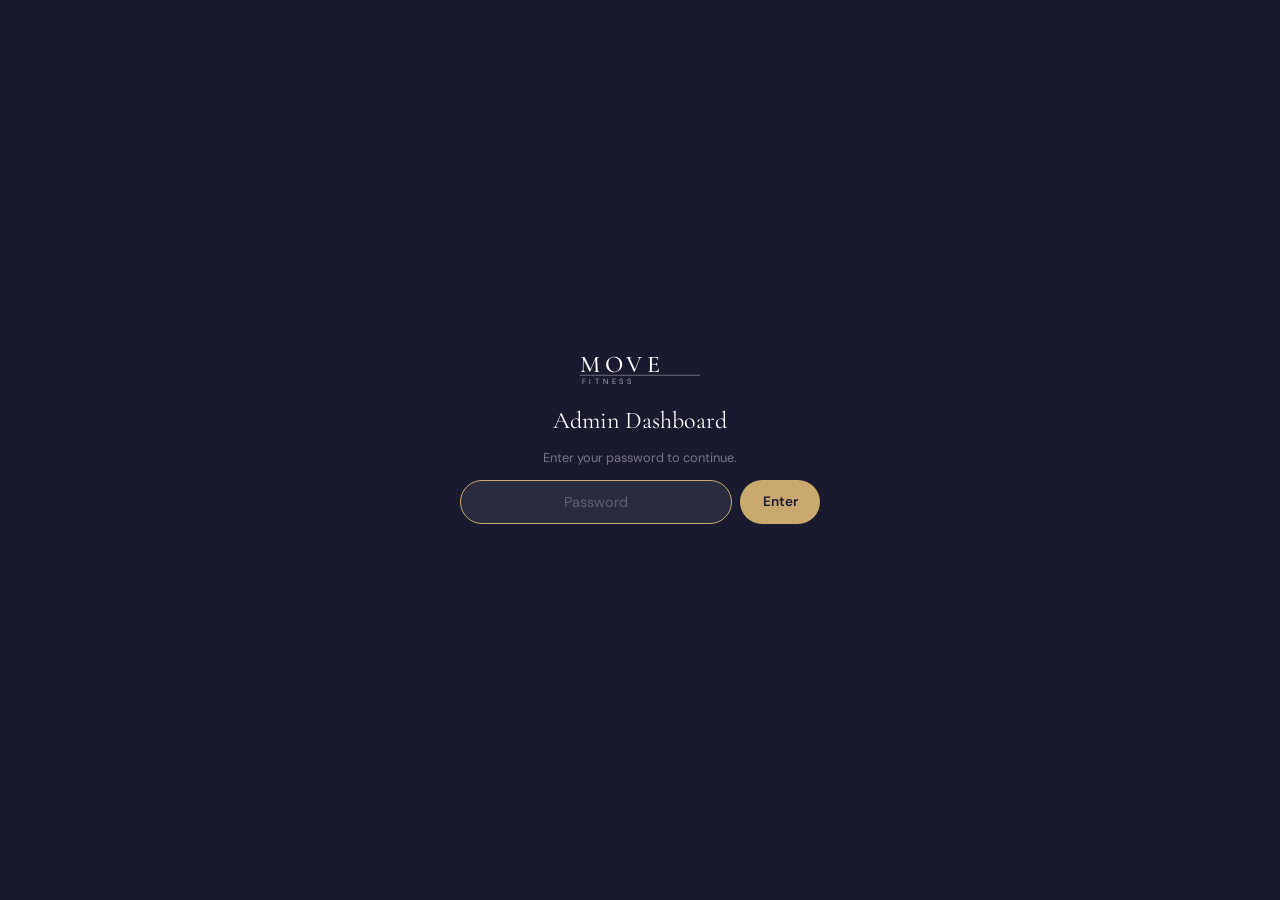
<file: admin.html>
<!DOCTYPE html>
<html lang="en">
<head>
  <meta charset="UTF-8" />
  <meta name="viewport" content="width=device-width, initial-scale=1.0" />
  <title>Admin — Move Fitness</title>
  <link rel="preconnect" href="https://fonts.googleapis.com" />
  <link rel="preconnect" href="https://fonts.gstatic.com" crossorigin />
  <link href="https://fonts.googleapis.com/css2?family=Cormorant+Garamond:ital,wght@0,300;0,400;0,500;1,400&family=DM+Sans:wght@300;400;500&display=swap" rel="stylesheet" />
  <script src="https://cdnjs.cloudflare.com/ajax/libs/gsap/3.12.2/gsap.min.js"></script>
  <link rel="stylesheet" href="admin.css" />
</head>
<body>

  <!-- PASSWORD GATE -->
  <div class="gate" id="gate">
    <div class="gate__card">
      <svg class="gate__logo" viewBox="0 0 160 50" fill="none" xmlns="http://www.w3.org/2000/svg">
        <text x="0" y="34" font-family="Cormorant Garamond, serif" font-size="32" font-weight="500" letter-spacing="6" fill="currentColor">MOVE</text>
        <line x1="0" y1="39" x2="160" y2="39" stroke="currentColor" stroke-width="0.8" opacity="0.6"/>
        <text x="2" y="50" font-family="DM Sans, sans-serif" font-size="10" font-weight="300" letter-spacing="5" fill="currentColor" opacity="0.75">FITNESS</text>
      </svg>
      <h2 class="gate__title">Admin Dashboard</h2>
      <p class="gate__sub">Enter your password to continue.</p>
      <div class="gate__row" id="gateRow">
        <input type="password" id="pwInput" class="gate__input" placeholder="Password" autocomplete="current-password" />
        <button class="gate__btn" id="gateBtn">Enter</button>
      </div>
      <p class="gate__error" id="gateError"></p>
    </div>
  </div>

  <!-- DASHBOARD -->
  <div class="dash hidden" id="dash">

    <!-- SIDEBAR -->
    <aside class="sidebar" id="sidebar">
      <div class="sidebar__logo">
        <a href="index.html" tabindex="-1">
          <svg viewBox="0 0 160 50" fill="none" xmlns="http://www.w3.org/2000/svg" width="100">
            <text x="0" y="34" font-family="Cormorant Garamond, serif" font-size="32" font-weight="500" letter-spacing="6" fill="currentColor">MOVE</text>
            <line x1="0" y1="39" x2="160" y2="39" stroke="currentColor" stroke-width="0.8" opacity="0.6"/>
            <text x="2" y="50" font-family="DM Sans, sans-serif" font-size="10" font-weight="300" letter-spacing="5" fill="currentColor" opacity="0.75">FITNESS</text>
          </svg>
        </a>
      </div>

      <nav class="sidebar__nav" aria-label="Admin navigation">
        <button class="nav-item active" data-tab="overview">
          <svg width="16" height="16" viewBox="0 0 24 24" fill="none" stroke="currentColor" stroke-width="1.8"><rect x="3" y="3" width="7" height="7" rx="1"/><rect x="14" y="3" width="7" height="7" rx="1"/><rect x="3" y="14" width="7" height="7" rx="1"/><rect x="14" y="14" width="7" height="7" rx="1"/></svg>
          Overview
        </button>
        <button class="nav-item" data-tab="bookings">
          <svg width="16" height="16" viewBox="0 0 24 24" fill="none" stroke="currentColor" stroke-width="1.8"><rect x="3" y="4" width="18" height="18" rx="2"/><line x1="16" y1="2" x2="16" y2="6"/><line x1="8" y1="2" x2="8" y2="6"/><line x1="3" y1="10" x2="21" y2="10"/></svg>
          Bookings
          <span class="nav-badge" id="bookingBadge"></span>
        </button>
        <button class="nav-item" data-tab="schedule">
          <svg width="16" height="16" viewBox="0 0 24 24" fill="none" stroke="currentColor" stroke-width="1.8"><circle cx="12" cy="12" r="10"/><polyline points="12 6 12 12 16 14"/></svg>
          Schedule
        </button>
        <button class="nav-item" data-tab="settings">
          <svg width="16" height="16" viewBox="0 0 24 24" fill="none" stroke="currentColor" stroke-width="1.8"><circle cx="12" cy="12" r="3"/><path d="M19.4 15a1.65 1.65 0 00.33 1.82l.06.06a2 2 0 010 2.83 2 2 0 01-2.83 0l-.06-.06a1.65 1.65 0 00-1.82-.33 1.65 1.65 0 00-1 1.51V21a2 2 0 01-4 0v-.09A1.65 1.65 0 009 19.4a1.65 1.65 0 00-1.82.33l-.06.06a2 2 0 01-2.83 0 2 2 0 010-2.83l.06-.06A1.65 1.65 0 004.68 15a1.65 1.65 0 00-1.51-1H3a2 2 0 010-4h.09A1.65 1.65 0 004.6 9a1.65 1.65 0 00-.33-1.82l-.06-.06a2 2 0 010-2.83 2 2 0 012.83 0l.06.06A1.65 1.65 0 009 4.68a1.65 1.65 0 001-1.51V3a2 2 0 014 0v.09a1.65 1.65 0 001 1.51 1.65 1.65 0 001.82-.33l.06-.06a2 2 0 012.83 0 2 2 0 010 2.83l-.06.06A1.65 1.65 0 0019.4 9a1.65 1.65 0 001.51 1H21a2 2 0 010 4h-.09a1.65 1.65 0 00-1.51 1z"/></svg>
          Settings
        </button>
      </nav>

      <div class="sidebar__bottom">
        <button class="refresh-btn" id="refreshBtn" title="Refresh data">
          <svg width="14" height="14" viewBox="0 0 24 24" fill="none" stroke="currentColor" stroke-width="2"><polyline points="23 4 23 10 17 10"/><polyline points="1 20 1 14 7 14"/><path d="M3.51 9a9 9 0 0114.85-3.36L23 10M1 14l4.64 4.36A9 9 0 0020.49 15"/></svg>
          Refresh data
        </button>
        <a href="index.html" class="sidebar__site-link">← Back to site</a>
      </div>
    </aside>

    <!-- MAIN -->
    <main class="main" id="mainContent">

      <!-- Mobile top bar -->
      <div class="topbar" id="topbar">
        <button class="topbar__toggle" id="sidebarToggle" aria-label="Open menu">
          <span></span><span></span><span></span>
        </button>
        <span class="topbar__title" id="topbarTitle">Overview</span>
        <button class="topbar__refresh" id="topbarRefresh" aria-label="Refresh">
          <svg width="16" height="16" viewBox="0 0 24 24" fill="none" stroke="currentColor" stroke-width="2"><polyline points="23 4 23 10 17 10"/><polyline points="1 20 1 14 7 14"/><path d="M3.51 9a9 9 0 0114.85-3.36L23 10M1 14l4.64 4.36A9 9 0 0020.49 15"/></svg>
        </button>
      </div>

      <!-- Global loading bar -->
      <div class="load-bar" id="loadBar"></div>

      <!-- ====== OVERVIEW TAB ====== -->
      <section class="tab active" id="tab-overview">
        <div class="tab__head">
          <div>
            <h1 class="tab__title">Overview</h1>
            <p class="tab__date" id="overviewDate"></p>
          </div>
          <div class="live-badge">
            <span class="live-dot"></span> Live
          </div>
        </div>

        <!-- Stat cards -->
        <div class="stats" id="statsGrid">
          <div class="stat-card skeleton" id="sc-today">
            <div class="stat-card__icon icon--blue">
              <svg width="18" height="18" viewBox="0 0 24 24" fill="none" stroke="currentColor" stroke-width="1.8"><rect x="3" y="4" width="18" height="18" rx="2"/><line x1="3" y1="10" x2="21" y2="10"/><line x1="8" y1="2" x2="8" y2="6"/><line x1="16" y1="2" x2="16" y2="6"/></svg>
            </div>
            <div class="stat-card__body">
              <div class="stat-card__val" id="sv-today">—</div>
              <div class="stat-card__lbl">Today's Classes</div>
            </div>
          </div>
          <div class="stat-card skeleton" id="sc-month">
            <div class="stat-card__icon icon--green">
              <svg width="18" height="18" viewBox="0 0 24 24" fill="none" stroke="currentColor" stroke-width="1.8"><path d="M17 21v-2a4 4 0 00-4-4H5a4 4 0 00-4 4v2"/><circle cx="9" cy="7" r="4"/><path d="M23 21v-2a4 4 0 00-3-3.87M16 3.13a4 4 0 010 7.75"/></svg>
            </div>
            <div class="stat-card__body">
              <div class="stat-card__val" id="sv-month">—</div>
              <div class="stat-card__lbl">Bookings This Month</div>
            </div>
          </div>
          <div class="stat-card skeleton" id="sc-rev">
            <div class="stat-card__icon icon--gold">
              <svg width="18" height="18" viewBox="0 0 24 24" fill="none" stroke="currentColor" stroke-width="1.8"><line x1="12" y1="1" x2="12" y2="23"/><path d="M17 5H9.5a3.5 3.5 0 000 7h5a3.5 3.5 0 010 7H6"/></svg>
            </div>
            <div class="stat-card__body">
              <div class="stat-card__val" id="sv-rev">—</div>
              <div class="stat-card__lbl">Revenue This Month</div>
            </div>
          </div>
          <div class="stat-card skeleton" id="sc-pop">
            <div class="stat-card__icon icon--purple">
              <svg width="18" height="18" viewBox="0 0 24 24" fill="none" stroke="currentColor" stroke-width="1.8"><polygon points="12 2 15.09 8.26 22 9.27 17 14.14 18.18 21.02 12 17.77 5.82 21.02 7 14.14 2 9.27 8.91 8.26 12 2"/></svg>
            </div>
            <div class="stat-card__body">
              <div class="stat-card__val stat-card__val--sm" id="sv-pop">—</div>
              <div class="stat-card__lbl">Most Popular Class</div>
            </div>
          </div>
        </div>

        <!-- Chart -->
        <div class="card" id="chartCard">
          <div class="card__head">
            <h2 class="card__title">Bookings — Past 7 Days</h2>
          </div>
          <div class="bar-chart-wrap" id="barChartWrap">
            <div class="skeleton-chart"></div>
          </div>
        </div>

        <!-- Today's classes -->
        <div class="card" id="todayCard">
          <div class="card__head">
            <h2 class="card__title">Today's Classes</h2>
            <span class="card__count" id="todayCount"></span>
          </div>
          <div id="todayList">
            <div class="skeleton-list"></div>
          </div>
        </div>
      </section>

      <!-- ====== BOOKINGS TAB ====== -->
      <section class="tab hidden" id="tab-bookings">
        <div class="tab__head">
          <div>
            <h1 class="tab__title">Bookings</h1>
            <p class="tab__date" id="bookingsSub">All bookings from Google Sheet</p>
          </div>
          <div class="tab__actions">
            <div class="search-wrap">
              <svg class="search-icon" width="14" height="14" viewBox="0 0 24 24" fill="none" stroke="currentColor" stroke-width="2"><circle cx="11" cy="11" r="8"/><line x1="21" y1="21" x2="16.65" y2="16.65"/></svg>
              <input type="text" class="search-input" id="bookingSearch" placeholder="Search name, class, instructor…" />
            </div>
            <select class="filter-select" id="statusFilter">
              <option value="">All Statuses</option>
              <option value="Confirmed">Confirmed</option>
              <option value="Pending">Pending</option>
              <option value="Cancelled">Cancelled</option>
            </select>
          </div>
        </div>

        <div class="table-card" id="bookingsTableCard">
          <div class="skeleton-table"></div>
        </div>
        <p class="empty-state hidden" id="bookingsEmpty">No bookings found.</p>
      </section>

      <!-- ====== SCHEDULE TAB ====== -->
      <section class="tab hidden" id="tab-schedule">
        <div class="tab__head">
          <div>
            <h1 class="tab__title">Weekly Schedule</h1>
            <p class="tab__date">Class capacity: 8 students max</p>
          </div>
          <div class="legend">
            <span class="legend-item"><span class="legend-dot dot--green"></span>Available</span>
            <span class="legend-item"><span class="legend-dot dot--amber"></span>Almost full</span>
            <span class="legend-item"><span class="legend-dot dot--red"></span>Full</span>
          </div>
        </div>
        <div class="table-card" id="scheduleWrap">
          <div class="skeleton-table"></div>
        </div>
      </section>

      <!-- ====== SETTINGS TAB ====== -->
      <section class="tab hidden" id="tab-settings">
        <div class="tab__head">
          <h1 class="tab__title">Settings</h1>
        </div>
        <div class="settings-block">
          <h2 class="settings-block__title">Studio Information</h2>
          <div class="info-grid">
            <div class="info-row"><span class="info-label">Studio Name</span><span class="info-val">Move Fitness</span></div>
            <div class="info-row"><span class="info-label">Address</span><span class="info-val">Mont Kiara, Kuala Lumpur, Malaysia</span></div>
            <div class="info-row"><span class="info-label">Admin Email</span><span class="info-val">jpactupac@gmail.com</span></div>
            <div class="info-row"><span class="info-label">Studio Email</span><span class="info-val">hello@movefitness.my</span></div>
            <div class="info-row"><span class="info-label">Phone</span><span class="info-val">+60 12-345 6789</span></div>
            <div class="info-row"><span class="info-label">WhatsApp</span><span class="info-val"><a href="https://wa.me/60123456789" target="_blank" rel="noopener">wa.me/60123456789</a></span></div>
            <div class="info-row"><span class="info-label">Instagram</span><span class="info-val">@movefitnesskl</span></div>
            <div class="info-row"><span class="info-label">TikTok</span><span class="info-val">@movefitnesskl</span></div>
            <div class="info-row"><span class="info-label">Class Capacity</span><span class="info-val">8 students max</span></div>
            <div class="info-row"><span class="info-label">Cancellation Policy</span><span class="info-val">24 hours advance notice</span></div>
          </div>
        </div>

        <div class="settings-block">
          <h2 class="settings-block__title">Backend Connection</h2>
          <div class="info-grid">
            <div class="info-row"><span class="info-label">Apps Script</span><span class="info-val api-status" id="apiStatus">Checking…</span></div>
            <div class="info-row"><span class="info-label">Data Source</span><span class="info-val">Google Sheets (live)</span></div>
            <div class="info-row"><span class="info-label">Email Engine</span><span class="info-val">Gmail via MailApp</span></div>
          </div>
        </div>

        <button class="logout-btn" id="logoutBtn">
          <svg width="15" height="15" viewBox="0 0 24 24" fill="none" stroke="currentColor" stroke-width="2"><path d="M9 21H5a2 2 0 01-2-2V5a2 2 0 012-2h4"/><polyline points="16 17 21 12 16 7"/><line x1="21" y1="12" x2="9" y2="12"/></svg>
          Sign Out
        </button>
      </section>

    </main>
  </div>

  <!-- Mobile overlay -->
  <div class="mob-overlay hidden" id="mobOverlay"></div>

  <script src="admin.js"></script>
</body>
</html>
</file>
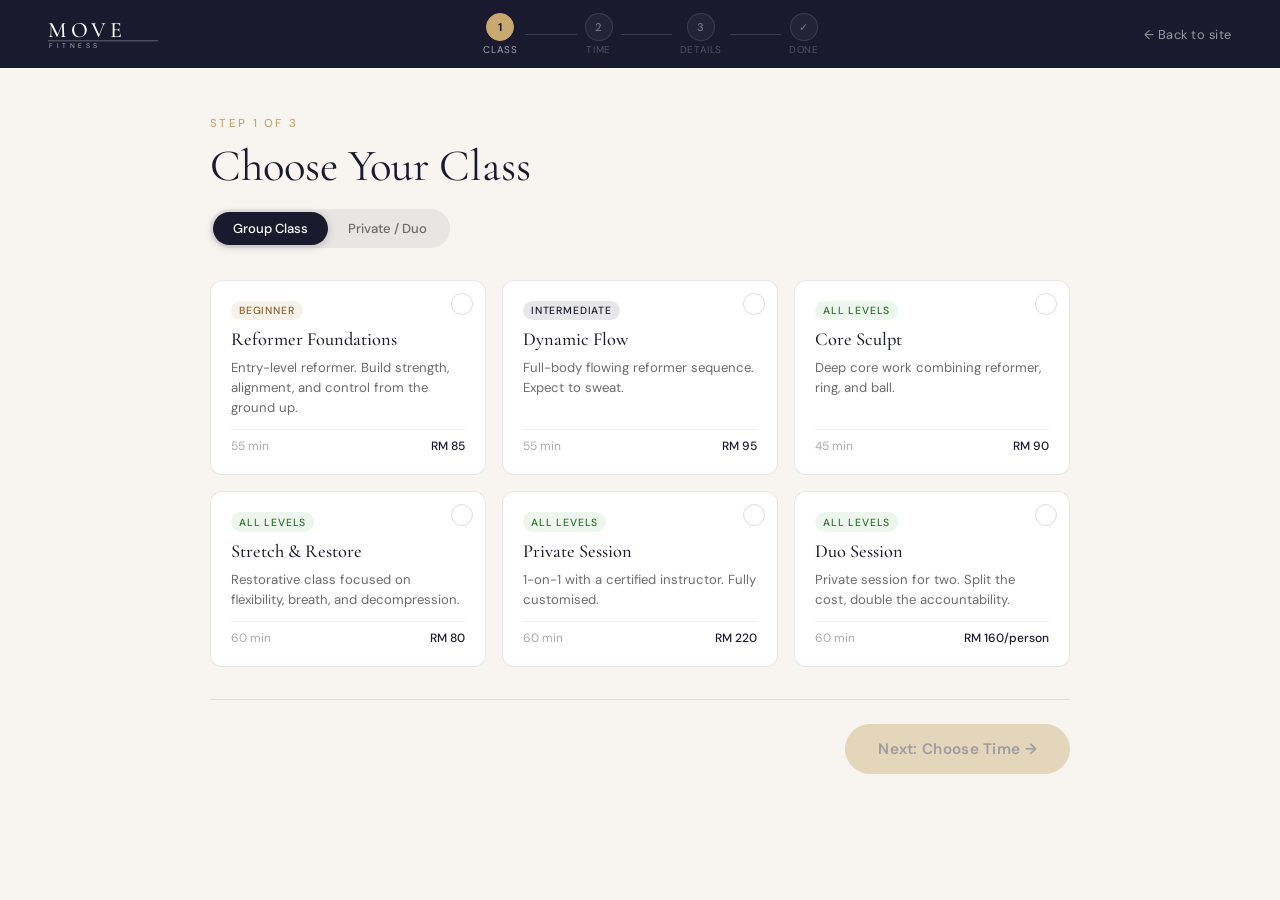
<file: booking.html>
<!DOCTYPE html>
<html lang="en">
<head>
  <meta charset="UTF-8" />
  <meta name="viewport" content="width=device-width, initial-scale=1.0" />
  <title>Book a Class — Move Fitness</title>
  <meta name="description" content="Book your Pilates class at Move Fitness, Mont Kiara, Kuala Lumpur." />
  <link rel="preconnect" href="https://fonts.googleapis.com" />
  <link rel="preconnect" href="https://fonts.gstatic.com" crossorigin />
  <link href="https://fonts.googleapis.com/css2?family=Cormorant+Garamond:ital,wght@0,300;0,400;0,500;1,300;1,400&family=DM+Sans:wght@300;400;500&display=swap" rel="stylesheet" />
  <script src="https://cdnjs.cloudflare.com/ajax/libs/gsap/3.12.2/gsap.min.js"></script>
  <link rel="stylesheet" href="booking.css" />
</head>
<body>

  <!-- NAV -->
  <header class="booking-nav">
    <a href="index.html" class="booking-nav__logo" aria-label="Move Fitness Home">
      <svg viewBox="0 0 160 50" fill="none" xmlns="http://www.w3.org/2000/svg" width="110">
        <text x="0" y="34" font-family="Cormorant Garamond, serif" font-size="32" font-weight="500" letter-spacing="6" fill="currentColor">MOVE</text>
        <line x1="0" y1="39" x2="160" y2="39" stroke="currentColor" stroke-width="0.8" opacity="0.6"/>
        <text x="2" y="50" font-family="DM Sans, sans-serif" font-size="10" font-weight="300" letter-spacing="5" fill="currentColor" opacity="0.75">FITNESS</text>
      </svg>
    </a>
    <div class="booking-steps-indicator" id="stepsIndicator">
      <div class="step-indicator active" data-step="1">
        <span class="step-indicator__num">1</span>
        <span class="step-indicator__label">Class</span>
      </div>
      <div class="step-indicator__line"></div>
      <div class="step-indicator" data-step="2">
        <span class="step-indicator__num">2</span>
        <span class="step-indicator__label">Time</span>
      </div>
      <div class="step-indicator__line"></div>
      <div class="step-indicator" data-step="3">
        <span class="step-indicator__num">3</span>
        <span class="step-indicator__label">Details</span>
      </div>
      <div class="step-indicator__line"></div>
      <div class="step-indicator" data-step="4">
        <span class="step-indicator__num">✓</span>
        <span class="step-indicator__label">Done</span>
      </div>
    </div>
    <a href="index.html" class="booking-nav__back">← Back to site</a>
  </header>

  <main class="booking-main">
    <div class="booking-wrapper">

      <!-- STEP 1 — Choose Class -->
      <div class="booking-step" id="step1">
        <div class="booking-step__header">
          <span class="step-label">Step 1 of 3</span>
          <h1 class="booking-step__title">Choose Your Class</h1>
          <div class="session-toggle">
            <button class="session-toggle__btn active" data-type="group" id="toggleGroup">Group Class</button>
            <button class="session-toggle__btn" data-type="private" id="togglePrivate">Private / Duo</button>
          </div>
        </div>

        <div class="class-select-grid" id="classSelectGrid">

          <div class="class-select-card" data-class="Reformer Foundations" data-type="group">
            <div class="class-select-card__check"><svg width="14" height="14" viewBox="0 0 24 24" fill="none" stroke="currentColor" stroke-width="3"><polyline points="20 6 9 17 4 12"/></svg></div>
            <span class="class-select-card__level level--beginner">Beginner</span>
            <h3 class="class-select-card__name">Reformer Foundations</h3>
            <p class="class-select-card__desc">Entry-level reformer. Build strength, alignment, and control from the ground up.</p>
            <div class="class-select-card__meta"><span>55 min</span><span class="class-select-card__price">RM 85</span></div>
          </div>

          <div class="class-select-card" data-class="Dynamic Flow" data-type="group">
            <div class="class-select-card__check"><svg width="14" height="14" viewBox="0 0 24 24" fill="none" stroke="currentColor" stroke-width="3"><polyline points="20 6 9 17 4 12"/></svg></div>
            <span class="class-select-card__level level--intermediate">Intermediate</span>
            <h3 class="class-select-card__name">Dynamic Flow</h3>
            <p class="class-select-card__desc">Full-body flowing reformer sequence. Expect to sweat.</p>
            <div class="class-select-card__meta"><span>55 min</span><span class="class-select-card__price">RM 95</span></div>
          </div>

          <div class="class-select-card" data-class="Core Sculpt" data-type="group">
            <div class="class-select-card__check"><svg width="14" height="14" viewBox="0 0 24 24" fill="none" stroke="currentColor" stroke-width="3"><polyline points="20 6 9 17 4 12"/></svg></div>
            <span class="class-select-card__level level--all">All Levels</span>
            <h3 class="class-select-card__name">Core Sculpt</h3>
            <p class="class-select-card__desc">Deep core work combining reformer, ring, and ball.</p>
            <div class="class-select-card__meta"><span>45 min</span><span class="class-select-card__price">RM 90</span></div>
          </div>

          <div class="class-select-card" data-class="Stretch & Restore" data-type="group">
            <div class="class-select-card__check"><svg width="14" height="14" viewBox="0 0 24 24" fill="none" stroke="currentColor" stroke-width="3"><polyline points="20 6 9 17 4 12"/></svg></div>
            <span class="class-select-card__level level--all">All Levels</span>
            <h3 class="class-select-card__name">Stretch &amp; Restore</h3>
            <p class="class-select-card__desc">Restorative class focused on flexibility, breath, and decompression.</p>
            <div class="class-select-card__meta"><span>60 min</span><span class="class-select-card__price">RM 80</span></div>
          </div>

          <div class="class-select-card" data-class="Private Session" data-type="private">
            <div class="class-select-card__check"><svg width="14" height="14" viewBox="0 0 24 24" fill="none" stroke="currentColor" stroke-width="3"><polyline points="20 6 9 17 4 12"/></svg></div>
            <span class="class-select-card__level level--all">All Levels</span>
            <h3 class="class-select-card__name">Private Session</h3>
            <p class="class-select-card__desc">1-on-1 with a certified instructor. Fully customised.</p>
            <div class="class-select-card__meta"><span>60 min</span><span class="class-select-card__price">RM 220</span></div>
          </div>

          <div class="class-select-card" data-class="Duo Session" data-type="private">
            <div class="class-select-card__check"><svg width="14" height="14" viewBox="0 0 24 24" fill="none" stroke="currentColor" stroke-width="3"><polyline points="20 6 9 17 4 12"/></svg></div>
            <span class="class-select-card__level level--all">All Levels</span>
            <h3 class="class-select-card__name">Duo Session</h3>
            <p class="class-select-card__desc">Private session for two. Split the cost, double the accountability.</p>
            <div class="class-select-card__meta"><span>60 min</span><span class="class-select-card__price">RM 160/person</span></div>
          </div>

        </div>

        <div class="booking-step__footer">
          <div></div>
          <button class="btn btn--gold btn--lg" id="step1Next" disabled>Next: Choose Time →</button>
        </div>
      </div>

      <!-- STEP 2 — Choose Date & Time -->
      <div class="booking-step hidden" id="step2">
        <div class="booking-step__header">
          <span class="step-label">Step 2 of 3</span>
          <h2 class="booking-step__title">Choose Date &amp; Time</h2>
        </div>

        <div class="step2-grid">
          <div class="calendar-section">
            <div class="calendar-header">
              <button class="calendar-nav" id="calPrev" aria-label="Previous month">&#8249;</button>
              <span class="calendar-month" id="calMonth"></span>
              <button class="calendar-nav" id="calNext" aria-label="Next month">&#8250;</button>
            </div>
            <div class="calendar-grid">
              <div class="calendar-day-label">M</div>
              <div class="calendar-day-label">T</div>
              <div class="calendar-day-label">W</div>
              <div class="calendar-day-label">T</div>
              <div class="calendar-day-label">F</div>
              <div class="calendar-day-label">S</div>
              <div class="calendar-day-label calendar-day-label--sun">S</div>
            </div>
            <div class="calendar-days" id="calDays"></div>
          </div>

          <div class="timeslot-section">
            <h3 class="timeslot-section__title">Available Times</h3>
            <div class="timeslot-list" id="timeslotList">
              <p class="timeslot-placeholder">Select a date to see available times.</p>
            </div>
            <div class="instructor-select" id="instructorSelect" style="display:none">
              <label class="field-label" for="instructorDropdown">Instructor</label>
              <select class="field-input" id="instructorDropdown"></select>
            </div>
          </div>
        </div>

        <div class="booking-step__footer">
          <button class="btn btn--outline" id="step2Back">← Back</button>
          <button class="btn btn--gold btn--lg" id="step2Next" disabled>Next: Your Details →</button>
        </div>
      </div>

      <!-- STEP 3 — Details Form -->
      <div class="booking-step hidden" id="step3">
        <div class="booking-step__header">
          <span class="step-label">Step 3 of 3</span>
          <h2 class="booking-step__title">Your Details</h2>
        </div>

        <div class="booking-summary-bar" id="bookingSummaryBar">
          <!-- filled by JS -->
        </div>

        <form class="booking-form" id="bookingForm" novalidate>
          <div class="form-row form-row--2">
            <div class="form-field">
              <label class="field-label" for="fullName">Full Name <span class="required">*</span></label>
              <input class="field-input" type="text" id="fullName" name="fullName" placeholder="e.g. Amirah Shahidan" required autocomplete="name" />
              <span class="field-error" id="nameError"></span>
            </div>
            <div class="form-field">
              <label class="field-label" for="email">Email Address <span class="required">*</span></label>
              <input class="field-input" type="email" id="email" name="email" placeholder="you@example.com" required autocomplete="email" />
              <span class="field-error" id="emailError"></span>
            </div>
          </div>
          <div class="form-field">
            <label class="field-label" for="phone">Phone Number <span class="required">*</span></label>
            <input class="field-input" type="tel" id="phone" name="phone" placeholder="+60 12-345 6789" required autocomplete="tel" />
            <span class="field-error" id="phoneError"></span>
          </div>
          <div class="form-field">
            <label class="field-label" for="notes">Special Notes <span class="optional">(Optional)</span></label>
            <textarea class="field-input field-textarea" id="notes" name="notes" placeholder="Any injuries, preferences, or questions?" rows="3"></textarea>
          </div>
          <div class="form-field form-field--checkbox">
            <label class="checkbox-label">
              <input type="checkbox" id="policyCheck" required />
              <span class="checkbox-custom"></span>
              <span>I agree to the <strong>24-hour cancellation policy</strong>. Cancellations within 24 hours are non-refundable.</span>
            </label>
            <span class="field-error" id="policyError"></span>
          </div>

          <div class="booking-step__footer">
            <button type="button" class="btn btn--outline" id="step3Back">← Back</button>
            <button type="submit" class="btn btn--gold btn--lg" id="submitBtn">
              <span id="submitBtnText">Confirm Booking</span>
              <span class="spinner hidden" id="submitSpinner">
                <svg width="18" height="18" viewBox="0 0 24 24" fill="none" stroke="currentColor" stroke-width="2" class="spin"><circle cx="12" cy="12" r="10" opacity="0.25"/><path d="M12 2a10 10 0 0 1 10 10" opacity="0.75"/></svg>
              </span>
            </button>
          </div>
        </form>

        <div class="form-error-banner hidden" id="formErrorBanner">
          Something went wrong. Please WhatsApp us directly at <a href="https://wa.me/60123456789">+60 12-345 6789</a>.
        </div>
      </div>

      <!-- CONFIRMATION -->
      <div class="booking-step hidden" id="stepConfirm">
        <div class="confirmation">
          <div class="confirmation__icon-wrap">
            <svg class="confirmation__circle" viewBox="0 0 100 100" width="100" height="100">
              <circle class="confirmation__circle-bg" cx="50" cy="50" r="45" fill="none" stroke="rgba(200,169,110,0.2)" stroke-width="3"/>
              <circle class="confirmation__circle-stroke" cx="50" cy="50" r="45" fill="none" stroke="#c8a96e" stroke-width="3" stroke-dasharray="283" stroke-dashoffset="283" stroke-linecap="round" transform="rotate(-90 50 50)"/>
              <polyline class="confirmation__check" points="30,52 45,67 70,38" fill="none" stroke="#c8a96e" stroke-width="4" stroke-linecap="round" stroke-linejoin="round" stroke-dasharray="60" stroke-dashoffset="60"/>
            </svg>
          </div>
          <h2 class="confirmation__heading">You're booked in.</h2>
          <p class="confirmation__sub">A confirmation has been sent to your email. See you on the mat.</p>

          <div class="confirmation__summary" id="confirmationSummary">
            <!-- filled by JS -->
          </div>

          <p class="confirmation__note">Please arrive <strong>10 minutes early</strong>. Grip socks required — available at reception for <strong>RM 15</strong>.</p>
          <a href="index.html" class="btn btn--gold btn--lg">Back to Home</a>
        </div>
      </div>

    </div>
  </main>

  <script src="booking.js"></script>
</body>
</html>
</file>
<file: admin.css>
/* ============================================
   MOVE FITNESS — Admin Dashboard
   admin.css — clean, live-data edition
   ============================================ */

@import url('https://fonts.googleapis.com/css2?family=Cormorant+Garamond:ital,wght@0,300;0,400;0,500;1,400&family=DM+Sans:wght@300;400;500&display=swap');

:root {
  --navy:    #1a1a2e;
  --navy-2:  #22223a;
  --gold:    #c8a96e;
  --cream:   #f8f5f0;
  --white:   #ffffff;
  --text:    #2d2d2d;
  --muted:   #6b6b6b;
  --faint:   #bbb;
  --border:  rgba(26,26,46,0.09);
  --green:   #27ae60;
  --amber:   #e67e22;
  --red:     #e74c3c;
  --blue:    #2980b9;
  --purple:  #8e44ad;

  --font-d: 'Cormorant Garamond', Georgia, serif;
  --font-b: 'DM Sans', 'Helvetica Neue', sans-serif;
  --ease:   cubic-bezier(0.16, 1, 0.3, 1);
  --t:      180ms var(--ease);
  --r-sm:   6px;
  --r-md:   10px;
  --r-lg:   14px;
  --r-xl:   18px;
  --sidebar-w: 230px;
  --topbar-h: 56px;
  --shadow-sm: 0 1px 4px rgba(26,26,46,0.07);
  --shadow-md: 0 4px 16px rgba(26,26,46,0.1);
}

/* ---- RESET ---- */
*, *::before, *::after { box-sizing: border-box; margin: 0; padding: 0; }
html { -webkit-font-smoothing: antialiased; }
body { font-family: var(--font-b); background: var(--cream); color: var(--text); min-height: 100dvh; font-size: 14px; }
a { color: inherit; text-decoration: none; }
button { cursor: pointer; font: inherit; background: none; border: none; }
ul { list-style: none; }
::selection { background: rgba(200,169,110,0.2); }
:focus-visible { outline: 2px solid var(--gold); outline-offset: 3px; border-radius: var(--r-sm); }

/* ============ GATE ============ */
.gate {
  position: fixed; inset: 0; z-index: 200;
  background: var(--navy);
  display: flex; align-items: center; justify-content: center;
  padding: 1.5rem;
}
.gate__card {
  width: 100%; max-width: 360px;
  text-align: center;
  display: flex; flex-direction: column; align-items: center; gap: 0.875rem;
}
.gate__logo { color: #fff; width: 120px; margin-bottom: 0.5rem; }
.gate__title { font-family: var(--font-d); font-size: 1.5rem; font-weight: 400; color: #fff; }
.gate__sub { font-size: 0.8rem; color: rgba(255,255,255,0.4); }
.gate__row { display: flex; gap: 0.5rem; width: 100%; }
.gate__input {
  flex: 1; padding: 0.75rem 1rem;
  background: rgba(255,255,255,0.07);
  border: 1.5px solid rgba(255,255,255,0.12);
  border-radius: 2rem; color: #fff;
  font-family: var(--font-b); font-size: 0.9rem; letter-spacing: 0.15em;
  text-align: center; outline: none;
  transition: border-color var(--t);
}
.gate__input::placeholder { letter-spacing: 0; color: rgba(255,255,255,0.25); }
.gate__input:focus { border-color: var(--gold); }
.gate__btn {
  padding: 0.75rem 1.4rem;
  background: var(--gold); color: var(--navy);
  border-radius: 2rem; font-size: 0.85rem; font-weight: 600;
  transition: background var(--t);
  white-space: nowrap;
}
.gate__btn:hover { background: #b8955a; }
.gate__error { font-size: 0.78rem; color: var(--red); min-height: 1rem; }

/* ============ LAYOUT ============ */
.dash { display: flex; min-height: 100dvh; }
.dash.hidden { display: none; }

/* ============ SIDEBAR ============ */
.sidebar {
  width: var(--sidebar-w); flex-shrink: 0;
  background: var(--navy);
  display: flex; flex-direction: column;
  position: sticky; top: 0; height: 100dvh;
  z-index: 50; overflow: hidden;
}
.sidebar__logo {
  padding: 1.5rem 1.25rem 1rem;
  border-bottom: 1px solid rgba(255,255,255,0.07);
  color: #fff;
}
.sidebar__nav {
  display: flex; flex-direction: column; gap: 2px;
  padding: 0.75rem 0.625rem; flex: 1;
}
.nav-item {
  display: flex; align-items: center; gap: 0.65rem;
  padding: 0.7rem 0.9rem; border-radius: var(--r-md);
  font-size: 0.82rem; font-weight: 400;
  color: rgba(255,255,255,0.5);
  transition: background var(--t), color var(--t);
  text-align: left; width: 100%; position: relative;
}
.nav-item:hover { background: rgba(255,255,255,0.05); color: rgba(255,255,255,0.8); }
.nav-item.active { background: rgba(200,169,110,0.15); color: var(--gold); }
.nav-badge {
  margin-left: auto;
  background: var(--gold); color: var(--navy);
  font-size: 0.62rem; font-weight: 700;
  padding: 1px 6px; border-radius: 9999px;
  min-width: 18px; text-align: center;
  display: none;
}
.nav-badge.visible { display: block; }

.sidebar__bottom {
  padding: 0.875rem 1.25rem 1.25rem;
  border-top: 1px solid rgba(255,255,255,0.07);
  display: flex; flex-direction: column; gap: 0.75rem;
}
.refresh-btn {
  display: flex; align-items: center; gap: 0.5rem;
  font-size: 0.75rem; color: rgba(255,255,255,0.35);
  transition: color var(--t);
  padding: 0.4rem 0;
}
.refresh-btn:hover { color: var(--gold); }
.refresh-btn.spinning svg { animation: spin 0.7s linear infinite; }
.sidebar__site-link { font-size: 0.75rem; color: rgba(255,255,255,0.3); transition: color var(--t); }
.sidebar__site-link:hover { color: var(--gold); }

/* ============ MAIN ============ */
.main { flex: 1; display: flex; flex-direction: column; min-width: 0; }

/* TOPBAR (mobile only) */
.topbar {
  display: none;
  position: sticky; top: 0; z-index: 40;
  background: var(--navy);
  align-items: center; gap: 0.75rem;
  padding: 0 1rem; height: var(--topbar-h);
  border-bottom: 1px solid rgba(255,255,255,0.06);
}
.topbar__toggle { display: flex; flex-direction: column; gap: 4px; }
.topbar__toggle span { display: block; width: 18px; height: 1.5px; background: rgba(255,255,255,0.7); }
.topbar__title { font-family: var(--font-d); font-size: 1.1rem; color: #fff; font-weight: 400; flex: 1; }
.topbar__refresh { color: rgba(255,255,255,0.4); padding: 0.25rem; transition: color var(--t); }
.topbar__refresh:hover { color: var(--gold); }

/* LOAD BAR */
.load-bar {
  height: 2px; background: transparent;
  position: relative; overflow: hidden;
  transition: background 0.2s;
}
.load-bar.loading { background: rgba(200,169,110,0.15); }
.load-bar.loading::after {
  content: '';
  position: absolute; left: -40%; top: 0; bottom: 0; width: 40%;
  background: var(--gold);
  animation: loadSlide 1.2s ease-in-out infinite;
}
@keyframes loadSlide {
  0% { left: -40%; }
  100% { left: 100%; }
}

/* ============ TABS ============ */
.tab { padding: clamp(1.25rem, 3vw, 2rem); display: none; }
.tab.active { display: block; }
.tab.hidden { display: none; }

.tab__head {
  display: flex; align-items: flex-start; justify-content: space-between;
  gap: 1rem; flex-wrap: wrap; margin-bottom: 1.5rem;
}
.tab__title { font-family: var(--font-d); font-size: clamp(1.5rem, 3vw, 2rem); font-weight: 400; color: var(--navy); }
.tab__date { font-size: 0.75rem; color: var(--muted); margin-top: 2px; }
.tab__actions { display: flex; align-items: center; gap: 0.625rem; flex-wrap: wrap; }

/* LIVE badge */
.live-badge {
  display: flex; align-items: center; gap: 0.4rem;
  font-size: 0.72rem; font-weight: 500; color: var(--green);
  background: rgba(39,174,96,0.08);
  border: 1px solid rgba(39,174,96,0.2);
  padding: 0.3rem 0.75rem; border-radius: 9999px;
  letter-spacing: 0.04em;
}
.live-dot {
  width: 7px; height: 7px; border-radius: 50%;
  background: var(--green);
  animation: pulse 2s ease-in-out infinite;
}
@keyframes pulse { 0%,100% { opacity: 1; } 50% { opacity: 0.35; } }

/* ============ STAT CARDS ============ */
.stats {
  display: grid;
  grid-template-columns: repeat(4, 1fr);
  gap: 0.875rem;
  margin-bottom: 1.25rem;
}
.stat-card {
  background: var(--white);
  border-radius: var(--r-xl);
  padding: 1.25rem;
  border: 1px solid var(--border);
  display: flex; align-items: center; gap: 1rem;
  transition: transform var(--t), box-shadow var(--t);
}
.stat-card:hover { transform: translateY(-2px); box-shadow: var(--shadow-md); }
.stat-card__icon {
  width: 42px; height: 42px; border-radius: var(--r-md);
  display: flex; align-items: center; justify-content: center;
  flex-shrink: 0;
}
.icon--blue   { background: rgba(41,128,185,0.1);  color: var(--blue);   }
.icon--green  { background: rgba(39,174,96,0.1);   color: var(--green);  }
.icon--gold   { background: rgba(200,169,110,0.15); color: var(--gold);   }
.icon--purple { background: rgba(142,68,173,0.1);  color: var(--purple); }
.stat-card__val {
  font-family: var(--font-d);
  font-size: 1.65rem; font-weight: 400; color: var(--navy); line-height: 1;
}
.stat-card__val--sm { font-size: 1.1rem; }
.stat-card__lbl { font-size: 0.72rem; color: var(--muted); margin-top: 3px; }

/* ============ CARDS ============ */
.card {
  background: var(--white);
  border-radius: var(--r-xl);
  border: 1px solid var(--border);
  margin-bottom: 1.25rem;
  overflow: hidden;
}
.card__head {
  display: flex; align-items: center; justify-content: space-between;
  padding: 1.1rem 1.375rem;
  border-bottom: 1px solid var(--border);
}
.card__title { font-family: var(--font-d); font-size: 1rem; font-weight: 400; color: var(--navy); }
.card__count { font-size: 0.72rem; font-weight: 500; color: var(--muted); background: rgba(26,26,46,0.05); padding: 0.2rem 0.625rem; border-radius: 9999px; }

/* ============ BAR CHART ============ */
.bar-chart-wrap { padding: 1.375rem; }
.bar-chart {
  display: flex; align-items: flex-end; gap: 0.5rem;
  height: 120px;
}
.bar-col { flex: 1; display: flex; flex-direction: column; align-items: center; gap: 0.35rem; height: 100%; }
.bar-col__bar-wrap { flex: 1; display: flex; align-items: flex-end; width: 100%; }
.bar-col__bar {
  width: 100%; border-radius: 5px 5px 0 0;
  background: linear-gradient(to top, var(--gold), rgba(200,169,110,0.45));
  min-height: 3px;
  transition: height 0.8s var(--ease);
  position: relative;
}
.bar-col__bar--zero { background: rgba(26,26,46,0.06); }
.bar-col__val { font-size: 0.65rem; font-weight: 500; color: var(--muted); }
.bar-col__lbl { font-size: 0.65rem; color: var(--faint); }

/* ============ TODAY LIST ============ */
.today-list { }
.today-row {
  display: flex; align-items: center; gap: 1rem;
  padding: 0.875rem 1.375rem;
  border-bottom: 1px solid var(--border);
}
.today-row:last-child { border-bottom: none; }
.today-time { font-family: var(--font-d); font-size: 1rem; font-weight: 400; color: var(--gold); min-width: 65px; flex-shrink: 0; }
.today-info { flex: 1; }
.today-class { font-weight: 500; color: var(--navy); font-size: 0.875rem; }
.today-detail { font-size: 0.72rem; color: var(--muted); margin-top: 1px; }
.today-empty { padding: 2rem 1.375rem; font-size: 0.85rem; color: var(--faint); text-align: center; }

/* ============ STATUS PILLS ============ */
.pill {
  display: inline-block;
  font-size: 0.67rem; font-weight: 500; letter-spacing: 0.04em;
  padding: 0.22rem 0.7rem; border-radius: 9999px;
  text-transform: uppercase; white-space: nowrap;
}
.pill--confirmed { background: rgba(39,174,96,0.1);   color: #1e8449; }
.pill--pending   { background: rgba(230,126,34,0.12);  color: #c0762a; }
.pill--cancelled { background: rgba(231,76,60,0.1);    color: #c0392b; }
.pill--completed { background: rgba(41,128,185,0.1);   color: #1a6699; }

/* ============ TABLE ============ */
.table-card {
  background: var(--white);
  border-radius: var(--r-xl);
  border: 1px solid var(--border);
  overflow-x: auto;
}
.data-table { width: 100%; min-width: 640px; border-collapse: collapse; }
.data-table th {
  background: rgba(26,26,46,0.025);
  font-size: 0.67rem; font-weight: 500; letter-spacing: 0.1em;
  text-transform: uppercase; color: var(--muted);
  padding: 0.9rem 1rem; text-align: left;
  border-bottom: 1px solid var(--border);
  white-space: nowrap;
}
.data-table td {
  padding: 0.8rem 1rem; font-size: 0.825rem; color: var(--text);
  border-bottom: 1px solid rgba(26,26,46,0.04);
  white-space: nowrap;
}
.data-table tr:last-child td { border-bottom: none; }
.data-table tr:hover td { background: rgba(200,169,110,0.035); }
.data-table tr.hidden-row { display: none; }
.td-num { color: var(--faint); font-size: 0.72rem; }
.td-name { font-weight: 500; color: var(--navy); }
.td-id { font-size: 0.7rem; color: var(--gold); font-family: monospace; }

/* ============ SEARCH / FILTER ============ */
.search-wrap {
  position: relative; display: flex; align-items: center;
}
.search-icon { position: absolute; left: 0.75rem; color: var(--faint); pointer-events: none; }
.search-input {
  padding: 0.55rem 0.875rem 0.55rem 2.25rem;
  border: 1.5px solid var(--border);
  border-radius: 9999px;
  font-size: 0.82rem; font-family: var(--font-b); color: var(--text);
  background: var(--white); outline: none; min-width: 220px;
  transition: border-color var(--t);
}
.search-input:focus { border-color: var(--gold); }
.filter-select {
  padding: 0.55rem 0.875rem;
  border: 1.5px solid var(--border);
  border-radius: 9999px;
  font-size: 0.82rem; font-family: var(--font-b); color: var(--text);
  background: var(--white); outline: none; cursor: pointer;
  transition: border-color var(--t);
  appearance: none;
}
.filter-select:focus { border-color: var(--gold); }

/* ============ SCHEDULE TABLE ============ */
.sched-table { width: 100%; min-width: 680px; border-collapse: collapse; }
.sched-table th {
  background: var(--navy); color: rgba(255,255,255,0.75);
  font-size: 0.67rem; font-weight: 500; letter-spacing: 0.1em;
  text-transform: uppercase; padding: 0.9rem 0.75rem; text-align: center;
}
.sched-table th.time-col { text-align: left; padding-left: 1.1rem; }
.sched-table td {
  border: 1px solid rgba(26,26,46,0.06);
  padding: 0.5rem 0.5rem;
  vertical-align: top; min-width: 100px;
}
.sched-time {
  padding: 0.75rem 1.1rem;
  font-family: var(--font-d); font-size: 0.9rem;
  color: var(--muted); background: rgba(26,26,46,0.02);
  border: 1px solid rgba(26,26,46,0.06);
  white-space: nowrap;
}
.sched-slot {
  border-radius: var(--r-sm); padding: 0.4rem 0.55rem;
  margin-bottom: 3px; font-size: 0.65rem; line-height: 1.4;
}
.sched-slot:last-child { margin-bottom: 0; }
.sched-slot.cap-low  { background: rgba(39,174,96,0.1);  border-left: 2.5px solid var(--green); }
.sched-slot.cap-mid  { background: rgba(230,126,34,0.1); border-left: 2.5px solid var(--amber); }
.sched-slot.cap-full { background: rgba(231,76,60,0.09); border-left: 2.5px solid var(--red);   }
.sched-slot__cls  { font-weight: 500; color: var(--navy); }
.sched-slot__det  { color: var(--muted); font-size: 0.6rem; margin-top: 1px; }
.sched-slot__live { color: var(--navy); font-size: 0.6rem; font-weight: 600; margin-top: 2px; }
.sched-empty { color: var(--faint); font-size: 0.65rem; text-align: center; padding: 0.75rem 0; opacity: 0.5; }

/* ============ LEGEND ============ */
.legend { display: flex; align-items: center; gap: 0.875rem; flex-wrap: wrap; }
.legend-item { display: flex; align-items: center; gap: 0.35rem; font-size: 0.72rem; color: var(--muted); }
.legend-dot { width: 8px; height: 8px; border-radius: 50%; flex-shrink: 0; }
.dot--green { background: var(--green); }
.dot--amber { background: var(--amber); }
.dot--red   { background: var(--red);   }

/* ============ SETTINGS ============ */
.settings-block {
  background: var(--white);
  border-radius: var(--r-xl);
  border: 1px solid var(--border);
  margin-bottom: 1.25rem; overflow: hidden;
}
.settings-block__title {
  font-family: var(--font-d); font-size: 1rem; font-weight: 400; color: var(--navy);
  padding: 1rem 1.375rem;
  border-bottom: 1px solid var(--border);
}
.info-grid { }
.info-row {
  display: flex; align-items: baseline; gap: 1rem;
  padding: 0.8rem 1.375rem;
  border-bottom: 1px solid rgba(26,26,46,0.04);
}
.info-row:last-child { border-bottom: none; }
.info-label { font-size: 0.72rem; font-weight: 500; color: var(--muted); text-transform: uppercase; letter-spacing: 0.07em; min-width: 150px; flex-shrink: 0; }
.info-val { font-size: 0.875rem; color: var(--text); }
.info-val a { color: var(--gold); text-decoration: underline; }
.api-status { font-weight: 500; }
.api-status.ok  { color: var(--green); }
.api-status.err { color: var(--red); }

.logout-btn {
  display: inline-flex; align-items: center; gap: 0.5rem;
  padding: 0.65rem 1.25rem;
  background: rgba(231,76,60,0.07); color: var(--red);
  border: 1px solid rgba(231,76,60,0.2);
  border-radius: 9999px; font-size: 0.82rem; font-weight: 500;
  transition: background var(--t);
}
.logout-btn:hover { background: rgba(231,76,60,0.14); }

/* ============ SKELETONS ============ */
.skeleton { position: relative; overflow: hidden; }
.skeleton::after {
  content: ''; position: absolute; inset: 0;
  background: linear-gradient(90deg, transparent 0%, rgba(255,255,255,0.6) 50%, transparent 100%);
  background-size: 200% 100%;
  animation: shimmer 1.4s ease-in-out infinite;
}
@keyframes shimmer { 0% { background-position: -200% 0; } 100% { background-position: 200% 0; } }
.skeleton-chart {
  height: 160px; border-radius: var(--r-md);
  background: rgba(26,26,46,0.05); margin: 1.375rem;
  animation: shimmer 1.4s ease-in-out infinite;
  background-size: 200% 100%;
  background-image: linear-gradient(90deg, rgba(26,26,46,0.05) 0%, rgba(26,26,46,0.1) 50%, rgba(26,26,46,0.05) 100%);
}
.skeleton-list {
  height: 140px;
  background-image: linear-gradient(90deg, rgba(26,26,46,0.04) 0%, rgba(26,26,46,0.08) 50%, rgba(26,26,46,0.04) 100%);
  background-size: 200% 100%;
  animation: shimmer 1.4s ease-in-out infinite;
}
.skeleton-table {
  height: 220px;
  background-image: linear-gradient(90deg, rgba(26,26,46,0.04) 0%, rgba(26,26,46,0.08) 50%, rgba(26,26,46,0.04) 100%);
  background-size: 200% 100%;
  animation: shimmer 1.4s ease-in-out infinite;
}

/* ============ EMPTY STATE ============ */
.empty-state {
  text-align: center; padding: 3rem 1rem;
  font-size: 0.875rem; color: var(--faint);
}
.empty-state.hidden { display: none; }

/* ============ MOBILE OVERLAY ============ */
.mob-overlay {
  position: fixed; inset: 0;
  background: rgba(0,0,0,0.45); z-index: 45;
  backdrop-filter: blur(2px);
}
.mob-overlay.hidden { display: none; }

/* ============ SPIN ============ */
@keyframes spin { to { transform: rotate(360deg); } }

/* ============ RESPONSIVE ============ */
@media (max-width: 1024px) {
  .stats { grid-template-columns: repeat(2, 1fr); }
}
@media (max-width: 768px) {
  .sidebar {
    position: fixed; left: 0; top: 0; bottom: 0;
    transform: translateX(-100%);
    transition: transform 0.3s var(--ease);
    z-index: 60;
  }
  .sidebar.open { transform: translateX(0); }
  .topbar { display: flex; }
  .tab { padding: 1rem; }
  .search-input { min-width: 0; }
  .tab__head { flex-direction: column; align-items: flex-start; }
  .tab__actions { width: 100%; }
  .search-wrap, .filter-select { flex: 1; }
  .search-input { width: 100%; }
}
@media (max-width: 520px) {
  .stats { grid-template-columns: 1fr 1fr; }
  .stat-card__val { font-size: 1.3rem; }
}
@media (max-width: 380px) {
  .stats { grid-template-columns: 1fr; }
}
</file>
<file: booking.css>
/* ============================================
   MOVE FITNESS — Booking Page Styles
   booking.css
   ============================================ */

@import url('https://fonts.googleapis.com/css2?family=Cormorant+Garamond:ital,wght@0,300;0,400;0,500;1,300;1,400&family=DM+Sans:wght@300;400;500&display=swap');

:root {
  --navy: #1a1a2e;
  --gold: #c8a96e;
  --gold-hover: #b8955a;
  --cream: #f8f5f0;
  --text: #2d2d2d;
  --text-muted: #6b6b6b;
  --text-faint: #aaa;
  --surface: #fff;
  --error: #c0392b;
  --font-display: 'Cormorant Garamond', Georgia, serif;
  --font-body: 'DM Sans', 'Helvetica Neue', sans-serif;
  --transition: 200ms cubic-bezier(0.16, 1, 0.3, 1);
  --radius-sm: 0.375rem;
  --radius-md: 0.5rem;
  --radius-lg: 0.75rem;
  --radius-xl: 1rem;
  --radius-full: 9999px;
  --shadow-md: 0 4px 16px rgba(26,26,46,0.1);
  --shadow-lg: 0 12px 40px rgba(26,26,46,0.15);
}

*, *::before, *::after { box-sizing: border-box; margin: 0; padding: 0; }
html { -webkit-font-smoothing: antialiased; scroll-behavior: smooth; }
body {
  font-family: var(--font-body);
  background: var(--cream);
  color: var(--text);
  min-height: 100dvh;
  display: flex;
  flex-direction: column;
}
::selection { background: rgba(200,169,110,0.2); }
:focus-visible { outline: 2px solid var(--gold); outline-offset: 3px; border-radius: var(--radius-sm); }

/* ---- BUTTONS ---- */
.btn {
  display: inline-flex; align-items: center; justify-content: center; gap: 0.5rem;
  padding: 0.75rem 1.75rem;
  border-radius: var(--radius-full);
  font-size: 0.9rem; font-family: var(--font-body); font-weight: 500; letter-spacing: 0.02em;
  border: 1.5px solid transparent;
  transition: background var(--transition), color var(--transition), border-color var(--transition), transform var(--transition);
  cursor: pointer; text-decoration: none; white-space: nowrap;
}
.btn:hover { transform: translateY(-1px); }
.btn--gold { background: var(--gold); color: var(--navy); border-color: var(--gold); font-weight: 600; }
.btn--gold:hover { background: var(--gold-hover); border-color: var(--gold-hover); }
.btn--gold:disabled { opacity: 0.4; cursor: not-allowed; transform: none; }
.btn--outline { background: transparent; border-color: rgba(26,26,46,0.3); color: var(--navy); }
.btn--outline:hover { background: var(--navy); color: #fff; border-color: var(--navy); }
.btn--lg { padding: 0.875rem 2rem; font-size: 0.95rem; }

/* ---- BOOKING NAV ---- */
.booking-nav {
  position: sticky; top: 0; z-index: 50;
  background: var(--navy);
  display: flex; align-items: center; justify-content: space-between;
  padding: 0 clamp(1rem, 4vw, 3rem);
  height: 68px;
  gap: 1rem;
}
.booking-nav__logo { color: #fff; flex-shrink: 0; }
.booking-nav__back {
  color: rgba(255,255,255,0.55);
  font-size: 0.8rem;
  letter-spacing: 0.04em;
  transition: color var(--transition);
  flex-shrink: 0;
  text-decoration: none;
}
.booking-nav__back:hover { color: var(--gold); }

/* ---- STEPS INDICATOR ---- */
.booking-steps-indicator {
  display: flex; align-items: center; gap: 0.5rem;
  flex: 1; justify-content: center;
}
.step-indicator {
  display: flex; flex-direction: column; align-items: center; gap: 2px;
  opacity: 0.4;
  transition: opacity var(--transition);
}
.step-indicator.active { opacity: 1; }
.step-indicator.done { opacity: 0.7; }
.step-indicator__num {
  width: 28px; height: 28px;
  border-radius: 50%;
  background: rgba(255,255,255,0.1);
  border: 1.5px solid rgba(255,255,255,0.3);
  color: #fff;
  font-size: 0.7rem; font-weight: 500;
  display: flex; align-items: center; justify-content: center;
  transition: background var(--transition), border-color var(--transition);
}
.step-indicator.active .step-indicator__num {
  background: var(--gold);
  border-color: var(--gold);
  color: var(--navy);
  font-weight: 700;
}
.step-indicator.done .step-indicator__num {
  background: rgba(200,169,110,0.3);
  border-color: var(--gold);
  color: var(--gold);
}
.step-indicator__label {
  font-size: 0.62rem; color: rgba(255,255,255,0.6); letter-spacing: 0.06em; text-transform: uppercase;
}
.step-indicator__line {
  width: clamp(20px, 4vw, 60px); height: 1px; background: rgba(255,255,255,0.15);
}

/* ---- BOOKING MAIN ---- */
.booking-main {
  flex: 1;
  display: flex;
  justify-content: center;
  padding: clamp(1.5rem, 4vw, 3rem) clamp(1rem, 4vw, 2rem);
}
.booking-wrapper {
  width: 100%; max-width: 860px;
  position: relative;
}

/* ---- BOOKING STEP ---- */
.booking-step { }
.booking-step.hidden { display: none; }
.booking-step__header { margin-bottom: 2rem; }
.step-label {
  display: block;
  font-size: 0.72rem; font-weight: 500; letter-spacing: 0.2em;
  text-transform: uppercase; color: var(--gold);
  margin-bottom: 0.5rem;
}
.booking-step__title {
  font-family: var(--font-display);
  font-size: clamp(1.8rem, 4vw, 2.8rem);
  font-weight: 400; color: var(--navy);
}
.booking-step__footer {
  display: flex; justify-content: space-between; align-items: center;
  margin-top: 2rem; padding-top: 1.5rem;
  border-top: 1px solid rgba(26,26,46,0.1);
  gap: 1rem; flex-wrap: wrap;
}

/* ---- SESSION TOGGLE ---- */
.session-toggle {
  display: inline-flex;
  background: rgba(26,26,46,0.07);
  border-radius: var(--radius-full);
  padding: 3px;
  margin-top: 1rem;
}
.session-toggle__btn {
  padding: 0.5rem 1.25rem;
  border-radius: var(--radius-full);
  font-size: 0.82rem; font-family: var(--font-body); font-weight: 500;
  border: none; cursor: pointer;
  background: transparent; color: var(--text-muted);
  transition: background var(--transition), color var(--transition), box-shadow var(--transition);
}
.session-toggle__btn.active {
  background: var(--navy); color: #fff;
  box-shadow: 0 2px 8px rgba(26,26,46,0.2);
}

/* ---- CLASS SELECT GRID ---- */
.class-select-grid {
  display: grid;
  grid-template-columns: repeat(3, 1fr);
  gap: 1rem;
  margin-bottom: 1.5rem;
}
.class-select-card {
  position: relative;
  background: var(--surface);
  border-radius: var(--radius-lg);
  padding: 1.25rem;
  border: 1.5px solid rgba(26,26,46,0.1);
  cursor: pointer;
  transition: border-color var(--transition), box-shadow var(--transition), transform var(--transition);
  display: flex; flex-direction: column; gap: 0.5rem;
}
.class-select-card:hover { border-color: var(--gold); transform: translateY(-2px); box-shadow: var(--shadow-md); }
.class-select-card.selected {
  border-color: var(--gold);
  box-shadow: 0 0 0 3px rgba(200,169,110,0.2);
  background: rgba(200,169,110,0.04);
}
.class-select-card.hidden-card { display: none; }

.class-select-card__check {
  position: absolute; top: 0.75rem; right: 0.75rem;
  width: 22px; height: 22px; border-radius: 50%;
  background: transparent; border: 1.5px solid rgba(26,26,46,0.15);
  display: flex; align-items: center; justify-content: center;
  color: transparent;
  transition: background var(--transition), border-color var(--transition), color var(--transition);
}
.class-select-card.selected .class-select-card__check {
  background: var(--gold); border-color: var(--gold); color: var(--navy);
}

.class-select-card__level {
  font-size: 0.65rem; font-weight: 500; letter-spacing: 0.08em;
  text-transform: uppercase; padding: 0.2rem 0.5rem;
  border-radius: var(--radius-full); display: inline-block; width: fit-content;
}
.level--beginner { background: rgba(200,169,110,0.15); color: #8a6030; }
.level--intermediate { background: rgba(26,26,46,0.1); color: var(--navy); }
.level--all { background: rgba(100,180,100,0.12); color: #2e6e2e; }

.class-select-card__name {
  font-family: var(--font-display);
  font-size: 1.15rem; font-weight: 500; color: var(--navy);
}
.class-select-card__desc { font-size: 0.82rem; color: var(--text-muted); line-height: 1.5; flex: 1; }
.class-select-card__meta {
  display: flex; justify-content: space-between; align-items: center;
  font-size: 0.75rem; color: var(--text-faint);
  padding-top: 0.5rem; border-top: 1px solid rgba(26,26,46,0.07);
  margin-top: 0.25rem;
}
.class-select-card__price { font-weight: 500; color: var(--navy); }

/* ---- CALENDAR ---- */
.step2-grid {
  display: grid;
  grid-template-columns: 1fr 1fr;
  gap: 2rem;
  margin-bottom: 1.5rem;
}
.calendar-section {
  background: var(--surface);
  border-radius: var(--radius-xl);
  padding: 1.5rem;
  border: 1px solid rgba(26,26,46,0.1);
}
.calendar-header {
  display: flex; align-items: center; justify-content: space-between;
  margin-bottom: 1.25rem;
}
.calendar-month {
  font-family: var(--font-display);
  font-size: 1.1rem; font-weight: 400; color: var(--navy);
}
.calendar-nav {
  width: 32px; height: 32px; border-radius: 50%;
  background: rgba(26,26,46,0.06); color: var(--navy);
  font-size: 1.2rem; line-height: 1;
  border: none; cursor: pointer;
  display: flex; align-items: center; justify-content: center;
  transition: background var(--transition);
}
.calendar-nav:hover { background: rgba(26,26,46,0.15); }
.calendar-grid {
  display: grid; grid-template-columns: repeat(7, 1fr);
  gap: 2px; margin-bottom: 0.5rem;
}
.calendar-day-label {
  text-align: center; font-size: 0.65rem; font-weight: 500;
  color: var(--text-faint); padding: 0.25rem; letter-spacing: 0.04em;
}
.calendar-day-label--sun { color: rgba(192,57,43,0.4); }
.calendar-days {
  display: grid; grid-template-columns: repeat(7, 1fr); gap: 2px;
}
.cal-day {
  aspect-ratio: 1;
  display: flex; align-items: center; justify-content: center;
  font-size: 0.8rem; border-radius: var(--radius-md);
  cursor: pointer; transition: background var(--transition), color var(--transition);
  border: 1.5px solid transparent;
}
.cal-day:hover:not(.cal-day--disabled):not(.cal-day--empty) { background: rgba(200,169,110,0.15); }
.cal-day--available { font-weight: 500; color: var(--navy); }
.cal-day--selected { background: var(--gold) !important; color: var(--navy) !important; font-weight: 700; border-color: var(--gold); }
.cal-day--disabled { color: rgba(26,26,46,0.15); cursor: default; }
.cal-day--today { border-color: rgba(200,169,110,0.4); }
.cal-day--sunday { color: rgba(192,57,43,0.35); }
.cal-day--empty { cursor: default; }

/* ---- TIMESLOTS ---- */
.timeslot-section {
  background: var(--surface);
  border-radius: var(--radius-xl);
  padding: 1.5rem;
  border: 1px solid rgba(26,26,46,0.1);
}
.timeslot-section__title {
  font-family: var(--font-display);
  font-size: 1.1rem; font-weight: 400; color: var(--navy);
  margin-bottom: 1rem;
}
.timeslot-placeholder {
  font-size: 0.85rem; color: var(--text-faint);
  text-align: center; padding: 2rem 0;
}
.timeslot-list { display: flex; flex-direction: column; gap: 0.5rem; margin-bottom: 1rem; }
.timeslot-btn {
  display: flex; justify-content: space-between; align-items: center;
  padding: 0.75rem 1rem;
  border-radius: var(--radius-md);
  background: rgba(26,26,46,0.04);
  border: 1.5px solid rgba(26,26,46,0.08);
  cursor: pointer; font-family: var(--font-body);
  transition: border-color var(--transition), background var(--transition);
  width: 100%;
}
.timeslot-btn:hover { border-color: var(--gold); background: rgba(200,169,110,0.06); }
.timeslot-btn.selected { border-color: var(--gold); background: rgba(200,169,110,0.12); }
.timeslot-btn__time { font-weight: 500; color: var(--navy); font-size: 0.9rem; }
.timeslot-btn__class { font-size: 0.78rem; color: var(--text-muted); }

.instructor-select { margin-top: 1rem; }
.field-label {
  display: block;
  font-size: 0.78rem; font-weight: 500; letter-spacing: 0.04em;
  color: var(--text-muted); margin-bottom: 0.4rem;
  text-transform: uppercase;
}
.required { color: var(--gold); }
.optional { color: var(--text-faint); font-weight: 400; text-transform: none; }
.field-input {
  width: 100%; padding: 0.75rem 1rem;
  border: 1.5px solid rgba(26,26,46,0.15);
  border-radius: var(--radius-md);
  background: var(--surface);
  font-size: 0.9rem; font-family: var(--font-body); color: var(--text);
  transition: border-color var(--transition), box-shadow var(--transition);
  outline: none;
  appearance: none;
}
.field-input:focus { border-color: var(--gold); box-shadow: 0 0 0 3px rgba(200,169,110,0.15); }
.field-input.error { border-color: var(--error); }
.field-textarea { resize: vertical; min-height: 80px; }
.field-error { display: block; font-size: 0.75rem; color: var(--error); margin-top: 0.3rem; min-height: 1rem; }

/* ---- BOOKING SUMMARY BAR ---- */
.booking-summary-bar {
  background: var(--navy);
  border-radius: var(--radius-lg);
  padding: 1rem 1.5rem;
  display: flex; gap: 2rem; flex-wrap: wrap;
  margin-bottom: 1.5rem;
}
.booking-summary-bar__item { }
.booking-summary-bar__label { font-size: 0.65rem; color: rgba(255,255,255,0.4); text-transform: uppercase; letter-spacing: 0.1em; }
.booking-summary-bar__value { font-size: 0.9rem; font-weight: 500; color: #fff; margin-top: 2px; }

/* ---- BOOKING FORM ---- */
.booking-form { display: flex; flex-direction: column; gap: 1.25rem; }
.form-row { display: grid; gap: 1rem; }
.form-row--2 { grid-template-columns: 1fr 1fr; }
.form-field { display: flex; flex-direction: column; }
.form-field--checkbox { flex-direction: row; gap: 0.75rem; align-items: flex-start; flex-wrap: wrap; }

.checkbox-label {
  display: flex; align-items: flex-start; gap: 0.75rem; cursor: pointer;
  font-size: 0.85rem; color: var(--text-muted); line-height: 1.5;
}
.checkbox-label input[type="checkbox"] { position: absolute; opacity: 0; width: 0; height: 0; }
.checkbox-custom {
  flex-shrink: 0; width: 18px; height: 18px; margin-top: 1px;
  border: 1.5px solid rgba(26,26,46,0.2); border-radius: 4px;
  background: var(--surface);
  display: flex; align-items: center; justify-content: center;
  transition: background var(--transition), border-color var(--transition);
}
.checkbox-label input:checked + .checkbox-custom {
  background: var(--gold); border-color: var(--gold);
}
.checkbox-label input:checked + .checkbox-custom::after {
  content: '';
  width: 4px; height: 8px;
  border-right: 2px solid var(--navy);
  border-bottom: 2px solid var(--navy);
  transform: rotate(45deg) translateY(-1px);
  display: block;
}

.spinner { display: flex; }
.spin { animation: spin 0.8s linear infinite; }
@keyframes spin { to { transform: rotate(360deg); } }
.hidden { display: none !important; }

/* ---- ERROR BANNER ---- */
.form-error-banner {
  margin-top: 1rem;
  background: rgba(192,57,43,0.08);
  border: 1px solid rgba(192,57,43,0.3);
  border-radius: var(--radius-md);
  padding: 1rem 1.25rem;
  font-size: 0.85rem; color: var(--error);
  text-align: center;
}
.form-error-banner a { color: var(--error); text-decoration: underline; }

/* ---- CONFIRMATION ---- */
.confirmation {
  display: flex; flex-direction: column; align-items: center;
  text-align: center;
  padding: clamp(2rem, 6vw, 4rem) 1rem;
  max-width: 540px;
  margin-inline: auto;
}
.confirmation__icon-wrap { margin-bottom: 2rem; }
.confirmation__heading {
  font-family: var(--font-display);
  font-size: clamp(2rem, 5vw, 3rem);
  font-weight: 300; color: var(--navy);
  margin-bottom: 0.75rem;
}
.confirmation__sub {
  color: var(--text-muted); font-size: 0.95rem; margin-bottom: 2rem;
  max-width: 38ch; margin-inline: auto;
}
.confirmation__summary {
  width: 100%;
  background: var(--navy);
  border-radius: var(--radius-xl);
  padding: 1.5rem;
  margin-bottom: 1.5rem;
  text-align: left;
}
.confirmation__summary-row {
  display: flex; justify-content: space-between; align-items: baseline;
  gap: 1rem;
  padding: 0.5rem 0;
  border-bottom: 1px solid rgba(255,255,255,0.07);
}
.confirmation__summary-row:last-child { border-bottom: none; }
.confirmation__summary-key { font-size: 0.7rem; color: rgba(255,255,255,0.4); text-transform: uppercase; letter-spacing: 0.08em; }
.confirmation__summary-val { font-size: 0.9rem; color: #fff; font-weight: 400; text-align: right; }
.confirmation__booking-id { color: var(--gold); font-weight: 600; }
.confirmation__note {
  font-size: 0.82rem; color: var(--text-muted);
  background: rgba(200,169,110,0.08);
  border-radius: var(--radius-md); padding: 0.75rem 1rem;
  margin-bottom: 2rem; text-align: center;
  max-width: 44ch;
  line-height: 1.6;
}

/* ---- RESPONSIVE ---- */
@media (max-width: 768px) {
  .class-select-grid { grid-template-columns: 1fr 1fr; }
  .step2-grid { grid-template-columns: 1fr; }
  .booking-steps-indicator { gap: 0.25rem; }
  .step-indicator__line { width: 12px; }
  .step-indicator__label { display: none; }
  .booking-nav__back { display: none; }
}
@media (max-width: 520px) {
  .class-select-grid { grid-template-columns: 1fr; }
  .form-row--2 { grid-template-columns: 1fr; }
  .booking-step__footer { flex-direction: column; }
  .booking-step__footer .btn { width: 100%; justify-content: center; }
}
</file>
